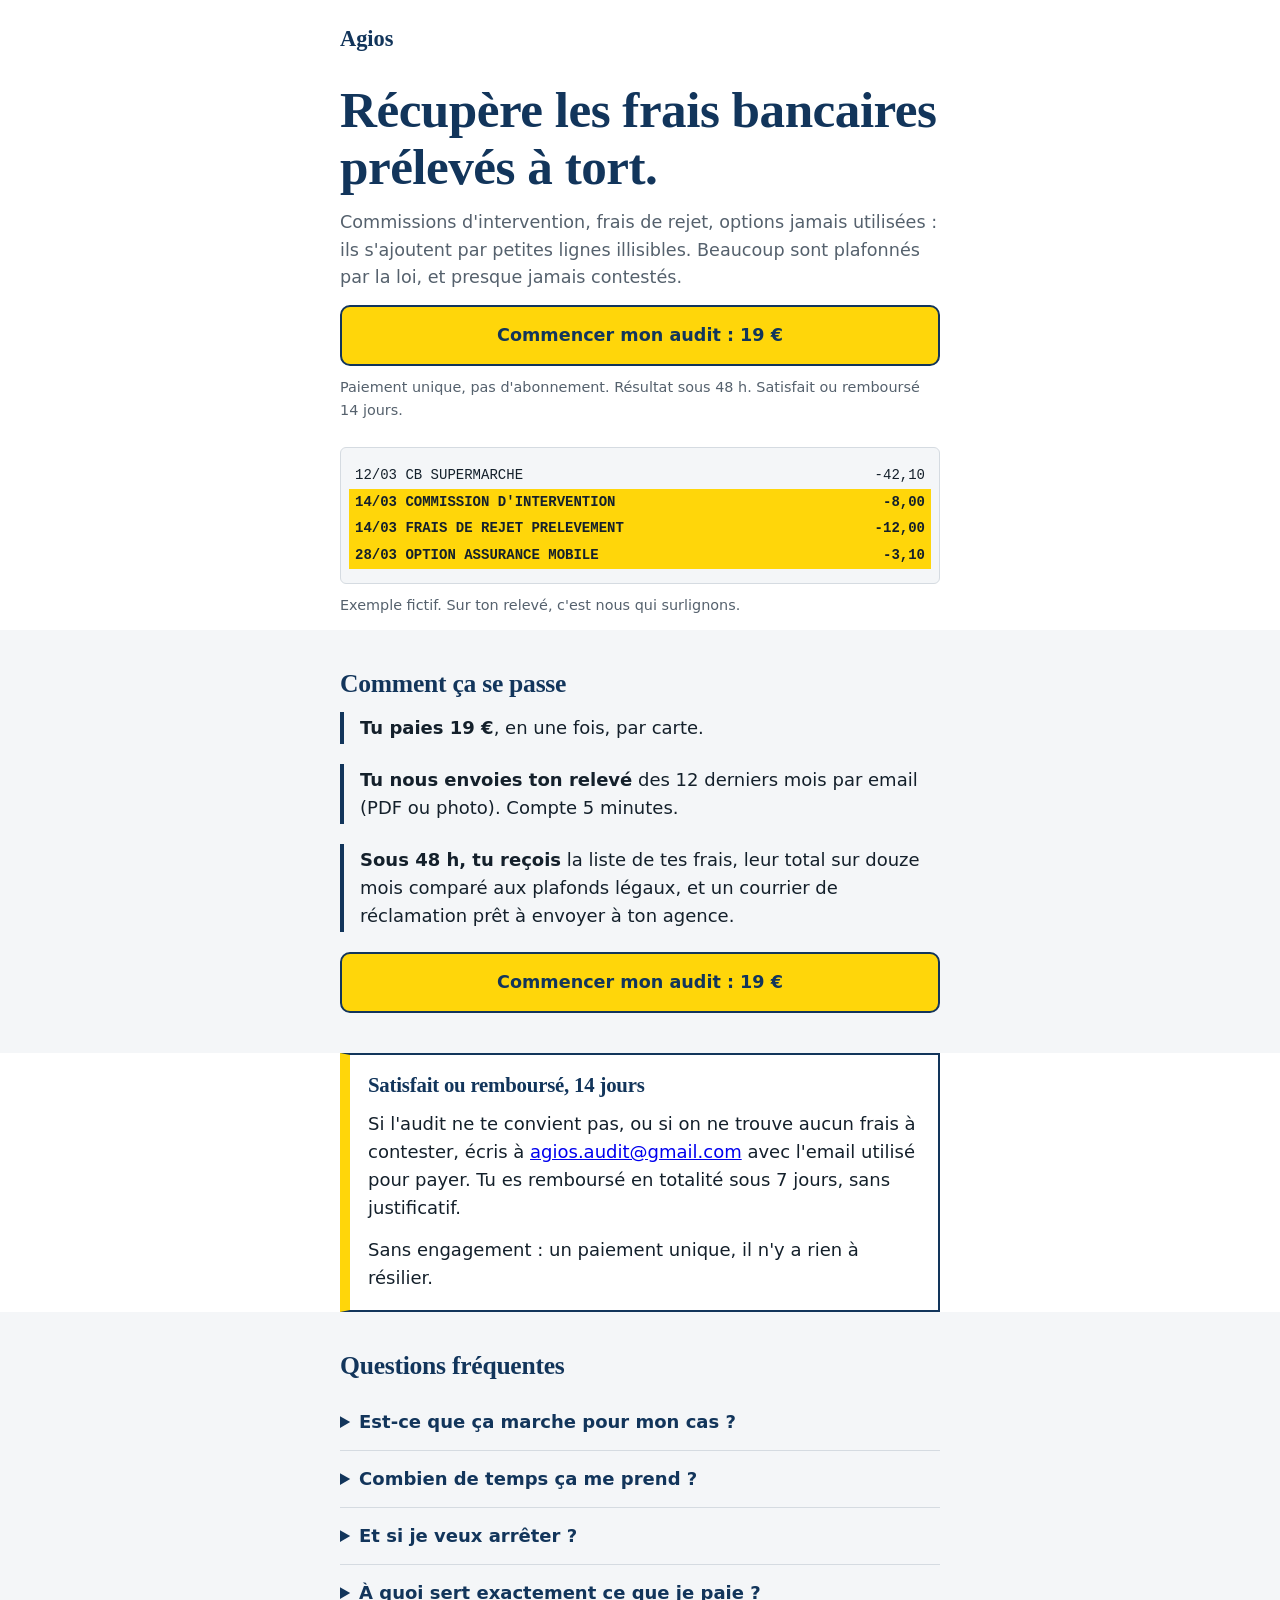
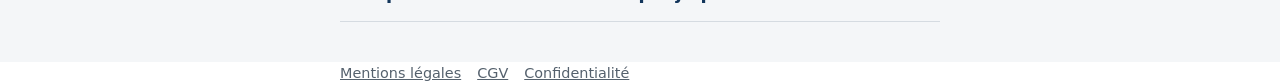
<file: index.html>
<!doctype html>
<html lang="fr"><head>
<meta charset="utf-8">
<meta name="viewport" content="width=device-width,initial-scale=1">
<title>Agios — Récupère les frais bancaires prélevés à tort</title>
<meta name="description" content="Commissions d'intervention, frais de rejet, options inutiles : on repère tes frais bancaires en trop et on te prépare le courrier de réclamation. Audit sous 48 h.">
<meta property="og:title" content="Agios — Récupère les frais bancaires prélevés à tort">
<meta property="og:description" content="On repère tes frais bancaires en trop et on te prépare le courrier de réclamation. Audit sous 48 h, satisfait ou remboursé.">
<meta property="og:type" content="website"><meta property="og:locale" content="fr_FR">
<link rel="stylesheet" href="style.css">
</head><body>
<header class="wrap" style="padding-top:22px"><strong style="font-family:Georgia,serif;font-size:1.4rem;color:var(--bleu)">Agios</strong></header>
<main>
<section class="wrap" style="padding-top:24px">
<h1>Récupère les frais bancaires prélevés à tort.</h1>
<p class="sous">Commissions d'intervention, frais de rejet, options jamais utilisées : ils s'ajoutent par petites lignes illisibles. Beaucoup sont plafonnés par la loi, et presque jamais contestés.</p>
<a class="bouton" href="https://buy.stripe.com/dRm3cw4xs65kdfi9Vt0Fi01">Commencer mon audit : 19 €</a>
<p class="note">Paiement unique, pas d'abonnement. Résultat sous 48 h. Satisfait ou remboursé 14 jours.</p>
<div class="releve" aria-label="Exemple fictif de relevé">
<div><span>12/03 CB SUPERMARCHE</span><span>-42,10</span></div>
<div class="frais"><span>14/03 COMMISSION D'INTERVENTION</span><span>-8,00</span></div>
<div class="frais"><span>14/03 FRAIS DE REJET PRELEVEMENT</span><span>-12,00</span></div>
<div class="frais"><span>28/03 OPTION ASSURANCE MOBILE</span><span>-3,10</span></div>
</div>
<p class="note">Exemple fictif. Sur ton relevé, c'est nous qui surlignons.</p>
</section>

<section class="alt"><div class="wrap">
<h2>Comment ça se passe</h2>
<ol class="etapes">
<li><strong>Tu paies 19 €</strong>, en une fois, par carte.</li>
<li><strong>Tu nous envoies ton relevé</strong> des 12 derniers mois par email (PDF ou photo). Compte 5 minutes.</li>
<li><strong>Sous 48 h, tu reçois</strong> la liste de tes frais, leur total sur douze mois comparé aux plafonds légaux, et un courrier de réclamation prêt à envoyer à ton agence.</li>
</ol>
<a class="bouton" href="https://buy.stripe.com/dRm3cw4xs65kdfi9Vt0Fi01">Commencer mon audit : 19 €</a>
</div></section>

<section class="wrap"><div class="garantie">
<h2>Satisfait ou remboursé, 14 jours</h2>
<p>Si l'audit ne te convient pas, ou si on ne trouve aucun frais à contester, écris à <a href="mailto:agios.audit@gmail.com">agios.audit@gmail.com</a> avec l'email utilisé pour payer. Tu es remboursé en totalité sous 7 jours, sans justificatif.</p>
<p style="margin:0">Sans engagement : un paiement unique, il n'y a rien à résilier.</p>
</div></section>

<section class="alt"><div class="wrap">
<h2>Questions fréquentes</h2>
<details><summary>Est-ce que ça marche pour mon cas ?</summary><p>Pour les particuliers et les petites structures avec un compte en France. On ne peut pas promettre un montant : il dépend de ce que ta banque t'a facturé. Si on ne trouve rien à contester, tu es remboursé.</p></details>
<details><summary>Combien de temps ça me prend ?</summary><p>Cinq minutes : tu paies, tu envoies ton relevé par email. Le reste, c'est nous. Réponse sous 48 h.</p></details>
<details><summary>Et si je veux arrêter ?</summary><p>Il n'y a rien à arrêter. C'est un paiement unique, sans abonnement.</p></details>
<details><summary>À quoi sert exactement ce que je paie ?</summary><p>À l'analyse de tes douze derniers mois de relevés, au total de tes frais comparé aux plafonds légaux, et à un courrier de réclamation prêt à envoyer. On ne l'envoie pas à ta place et on ne garantit pas la décision de ta banque.</p></details>
</div></section>
</main>
<footer class="wrap"><a href="mentions-legales.html">Mentions légales</a><a href="cgv.html">CGV</a><a href="confidentialite.html">Confidentialité</a></footer>
<div class="barre"><a class="bouton" href="https://buy.stripe.com/dRm3cw4xs65kdfi9Vt0Fi01">Commencer mon audit : 19 €</a></div>
</body></html>
</file>
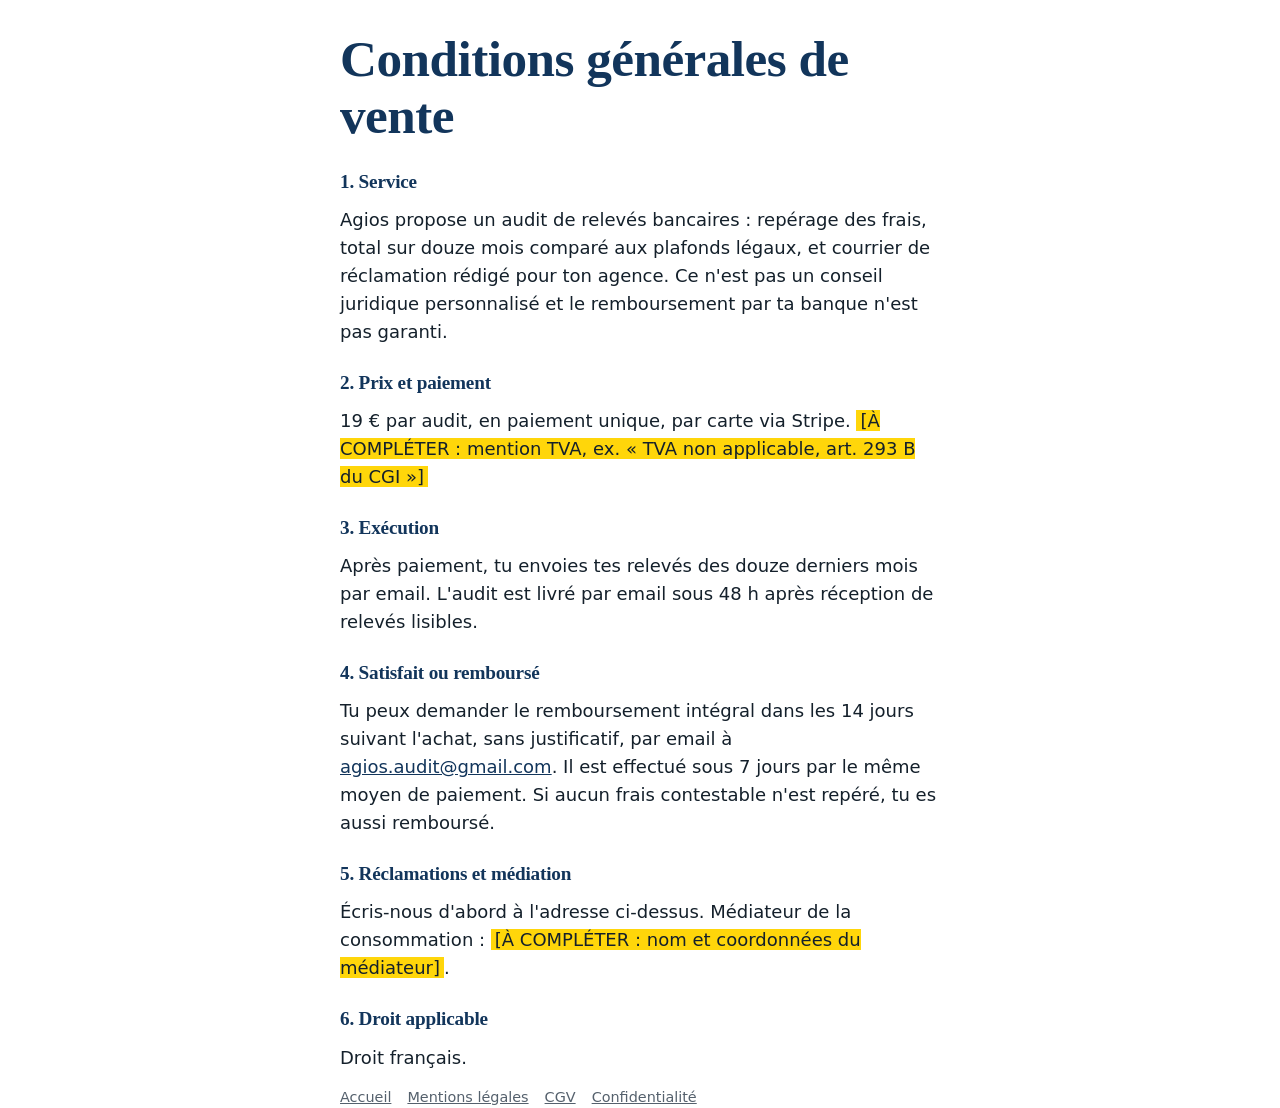
<file: cgv.html>
<!doctype html><html lang="fr"><head><meta charset="utf-8"><meta name="viewport" content="width=device-width,initial-scale=1"><meta name="robots" content="noindex"><link rel="stylesheet" href="style.css"><title>Conditions générales de vente — Agios</title></head><body><main class="wrap legal" style="padding-top:30px"><h1>Conditions générales de vente</h1>
<h2>1. Service</h2><p>Agios propose un audit de relevés bancaires : repérage des frais, total sur douze mois comparé aux plafonds légaux, et courrier de réclamation rédigé pour ton agence. Ce n'est pas un conseil juridique personnalisé et le remboursement par ta banque n'est pas garanti.</p>
<h2>2. Prix et paiement</h2><p>19 € par audit, en paiement unique, par carte via Stripe. <span class="todo">[À COMPLÉTER : mention TVA, ex. « TVA non applicable, art. 293 B du CGI »]</span></p>
<h2>3. Exécution</h2><p>Après paiement, tu envoies tes relevés des douze derniers mois par email. L'audit est livré par email sous 48 h après réception de relevés lisibles.</p>
<h2>4. Satisfait ou remboursé</h2><p>Tu peux demander le remboursement intégral dans les 14 jours suivant l'achat, sans justificatif, par email à <a href="mailto:agios.audit@gmail.com">agios.audit@gmail.com</a>. Il est effectué sous 7 jours par le même moyen de paiement. Si aucun frais contestable n'est repéré, tu es aussi remboursé.</p>
<h2>5. Réclamations et médiation</h2><p>Écris-nous d'abord à l'adresse ci-dessus. Médiateur de la consommation : <span class="todo">[À COMPLÉTER : nom et coordonnées du médiateur]</span>.</p>
<h2>6. Droit applicable</h2><p>Droit français.</p>
</main><footer class="wrap"><a href="index.html">Accueil</a><a href="mentions-legales.html">Mentions légales</a><a href="cgv.html">CGV</a><a href="confidentialite.html">Confidentialité</a></footer></body></html>
</file>
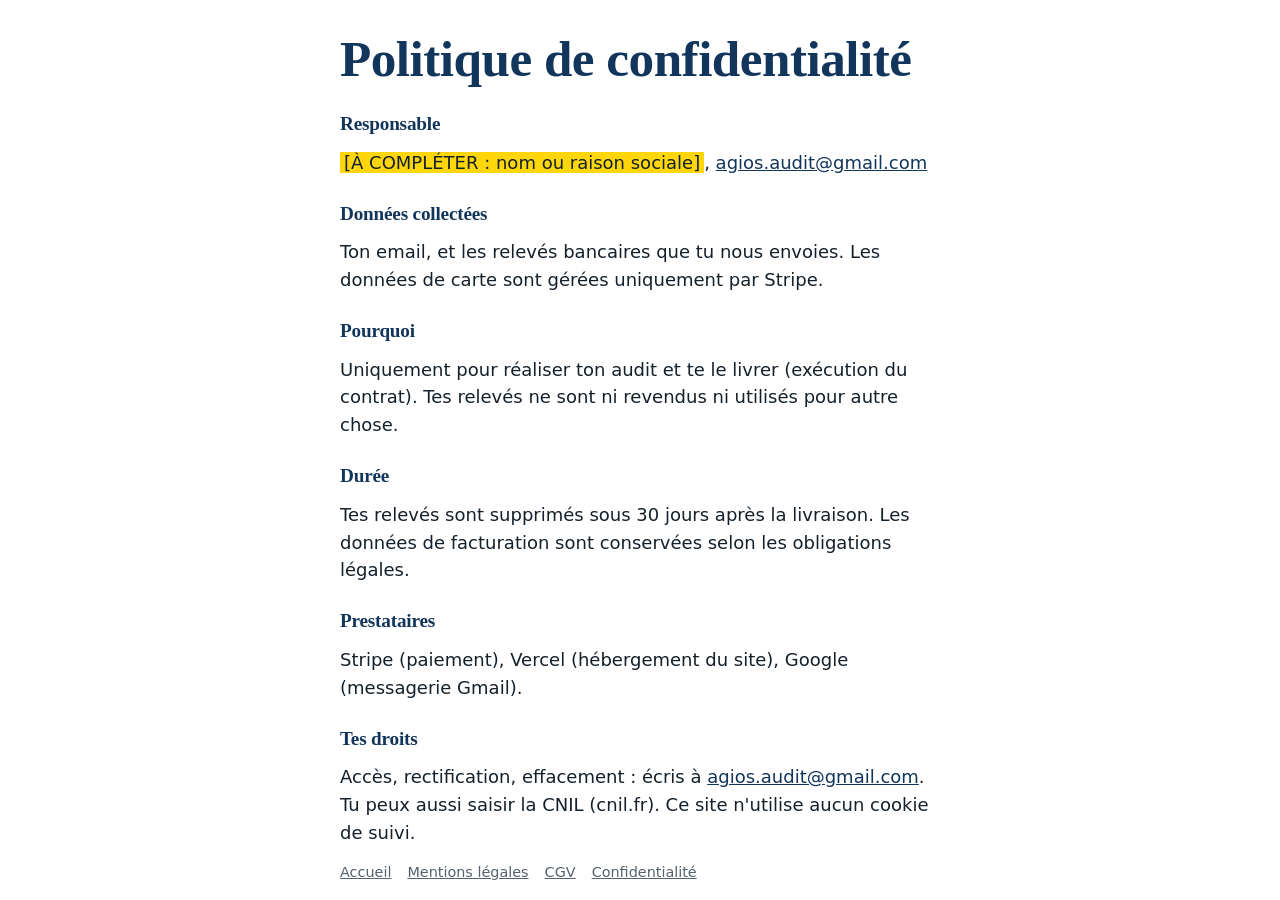
<file: confidentialite.html>
<!doctype html><html lang="fr"><head><meta charset="utf-8"><meta name="viewport" content="width=device-width,initial-scale=1"><meta name="robots" content="noindex"><link rel="stylesheet" href="style.css"><title>Politique de confidentialité — Agios</title></head><body><main class="wrap legal" style="padding-top:30px"><h1>Politique de confidentialité</h1>
<h2>Responsable</h2><p><span class="todo">[À COMPLÉTER : nom ou raison sociale]</span>, <a href="mailto:agios.audit@gmail.com">agios.audit@gmail.com</a></p>
<h2>Données collectées</h2><p>Ton email, et les relevés bancaires que tu nous envoies. Les données de carte sont gérées uniquement par Stripe.</p>
<h2>Pourquoi</h2><p>Uniquement pour réaliser ton audit et te le livrer (exécution du contrat). Tes relevés ne sont ni revendus ni utilisés pour autre chose.</p>
<h2>Durée</h2><p>Tes relevés sont supprimés sous 30 jours après la livraison. Les données de facturation sont conservées selon les obligations légales.</p>
<h2>Prestataires</h2><p>Stripe (paiement), Vercel (hébergement du site), Google (messagerie Gmail).</p>
<h2>Tes droits</h2><p>Accès, rectification, effacement : écris à <a href="mailto:agios.audit@gmail.com">agios.audit@gmail.com</a>. Tu peux aussi saisir la CNIL (cnil.fr). Ce site n'utilise aucun cookie de suivi.</p>
</main><footer class="wrap"><a href="index.html">Accueil</a><a href="mentions-legales.html">Mentions légales</a><a href="cgv.html">CGV</a><a href="confidentialite.html">Confidentialité</a></footer></body></html>
</file>
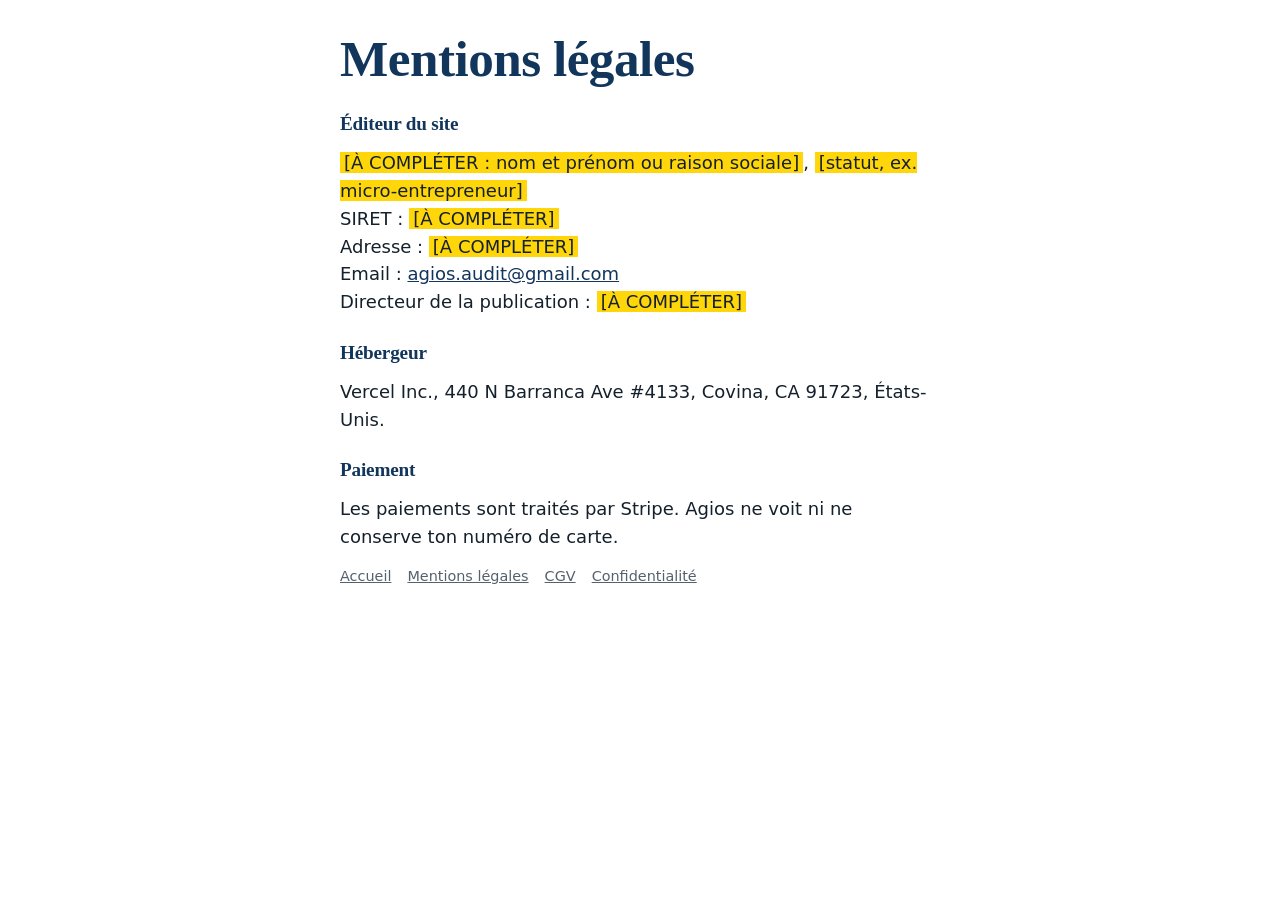
<file: mentions-legales.html>
<!doctype html><html lang="fr"><head><meta charset="utf-8"><meta name="viewport" content="width=device-width,initial-scale=1"><meta name="robots" content="noindex"><link rel="stylesheet" href="style.css"><title>Mentions légales — Agios</title></head><body><main class="wrap legal" style="padding-top:30px"><h1>Mentions légales</h1>
<h2>Éditeur du site</h2><p><span class="todo">[À COMPLÉTER : nom et prénom ou raison sociale]</span>, <span class="todo">[statut, ex. micro-entrepreneur]</span><br>SIRET : <span class="todo">[À COMPLÉTER]</span><br>Adresse : <span class="todo">[À COMPLÉTER]</span><br>Email : <a href="mailto:agios.audit@gmail.com">agios.audit@gmail.com</a><br>Directeur de la publication : <span class="todo">[À COMPLÉTER]</span></p>
<h2>Hébergeur</h2><p>Vercel Inc., 440 N Barranca Ave #4133, Covina, CA 91723, États-Unis.</p>
<h2>Paiement</h2><p>Les paiements sont traités par Stripe. Agios ne voit ni ne conserve ton numéro de carte.</p>
</main><footer class="wrap"><a href="index.html">Accueil</a><a href="mentions-legales.html">Mentions légales</a><a href="cgv.html">CGV</a><a href="confidentialite.html">Confidentialité</a></footer></body></html>
</file>
<file: style.css>
:root{--bleu:#12355B;--jaune:#FFD60A;--papier:#F4F6F8;--texte:#14202B;--gris:#55616D;--trait:#D5DBE1}
*{box-sizing:border-box}
html{-webkit-text-size-adjust:100%}
body{margin:0;font:18px/1.55 system-ui,-apple-system,"Segoe UI",Roboto,sans-serif;color:var(--texte);background:#fff;padding-bottom:88px}
.wrap{max-width:640px;margin:0 auto;padding:0 20px}
section{padding:40px 0}
.alt{background:var(--papier)}
h1,h2{font-family:Georgia,"Times New Roman",serif;color:var(--bleu);line-height:1.12;letter-spacing:-.01em;margin:0 0 14px}
h1{font-size:clamp(2rem,8.5vw,3.2rem)}
h2{font-size:1.6rem}
p{margin:0 0 14px}
.sous{font-size:1.1rem;color:var(--gris)}
.bouton{display:block;width:100%;min-height:56px;padding:15px 20px;background:var(--jaune);color:var(--bleu);font-weight:800;font-size:1.1rem;text-align:center;text-decoration:none;border-radius:10px;border:2px solid var(--bleu)}
.bouton:focus-visible,a:focus-visible,summary:focus-visible{outline:3px solid var(--bleu);outline-offset:3px}
.note{font-size:.9rem;color:var(--gris);margin-top:10px}
.releve{background:var(--papier);border:1px solid var(--trait);border-radius:6px;padding:14px;font:14px/1.9 ui-monospace,Menlo,Consolas,monospace;margin:26px 0 8px}
.releve div{display:flex;justify-content:space-between;gap:10px}
.releve .frais{background:var(--jaune);font-weight:700;margin:0 -6px;padding:0 6px}
ol.etapes{padding-left:0;list-style:none;margin:0}
ol.etapes li{border-left:4px solid var(--bleu);padding:2px 0 2px 16px;margin-bottom:20px}
.garantie{border:2px solid var(--bleu);border-left:10px solid var(--jaune);padding:18px;background:#fff}
.garantie h2{font-size:1.3rem}
details{border-bottom:1px solid var(--trait);padding:14px 0}
summary{font-weight:700;cursor:pointer;color:var(--bleu)}
details p{margin:10px 0 0}
footer{padding:28px 0;font-size:.9rem;color:var(--gris)}
footer a{color:var(--gris);margin-right:16px}
.barre{position:fixed;left:0;right:0;bottom:0;padding:12px 20px;background:#fff;border-top:1px solid var(--trait)}
.barre .bouton{max-width:600px;margin:0 auto}
.todo{background:var(--jaune);padding:0 4px}
.legal h2{font-size:1.2rem;margin-top:26px}
.legal a{color:var(--bleu)}
@media(min-width:800px){.barre{display:none}body{padding-bottom:0}}
</file>
